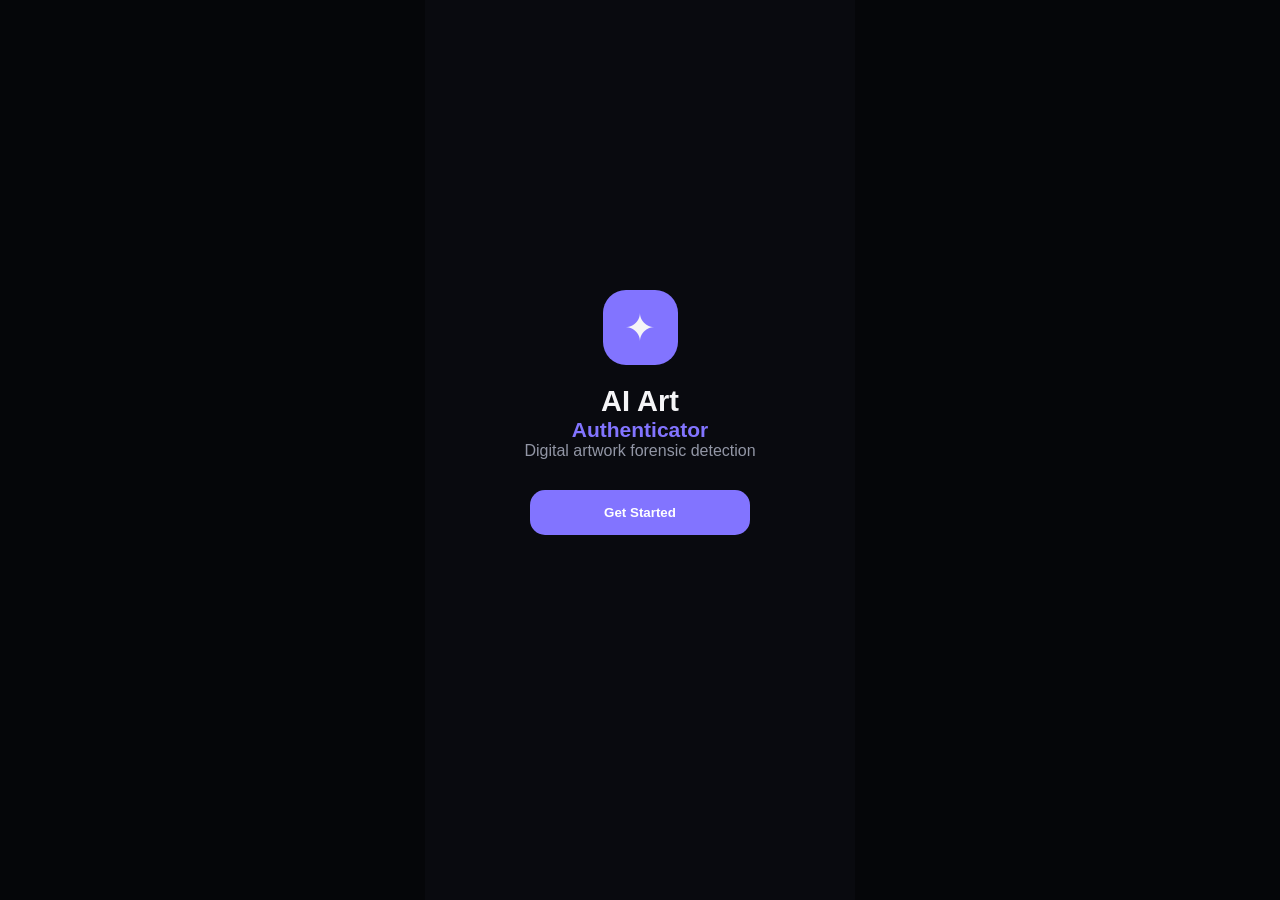
<file: index.html>
<!DOCTYPE html>
<html lang="en">
<head>
    <meta charset="UTF-8">
    <meta name="viewport" content="width=device-width, initial-scale=1.0">
    <title>AI Art Authenticator</title>
    <link rel="stylesheet" href="style.css">
</head>

<body>

<div class="app splash">

    <div class="logo">✦</div>

    <h1>AI Art</h1>
    <h2>Authenticator</h2>

    <p>Digital artwork forensic detection</p>

    <button onclick="location.href='login.html'">
        Get Started
    </button>

</div>

</body>
</html>
</file>
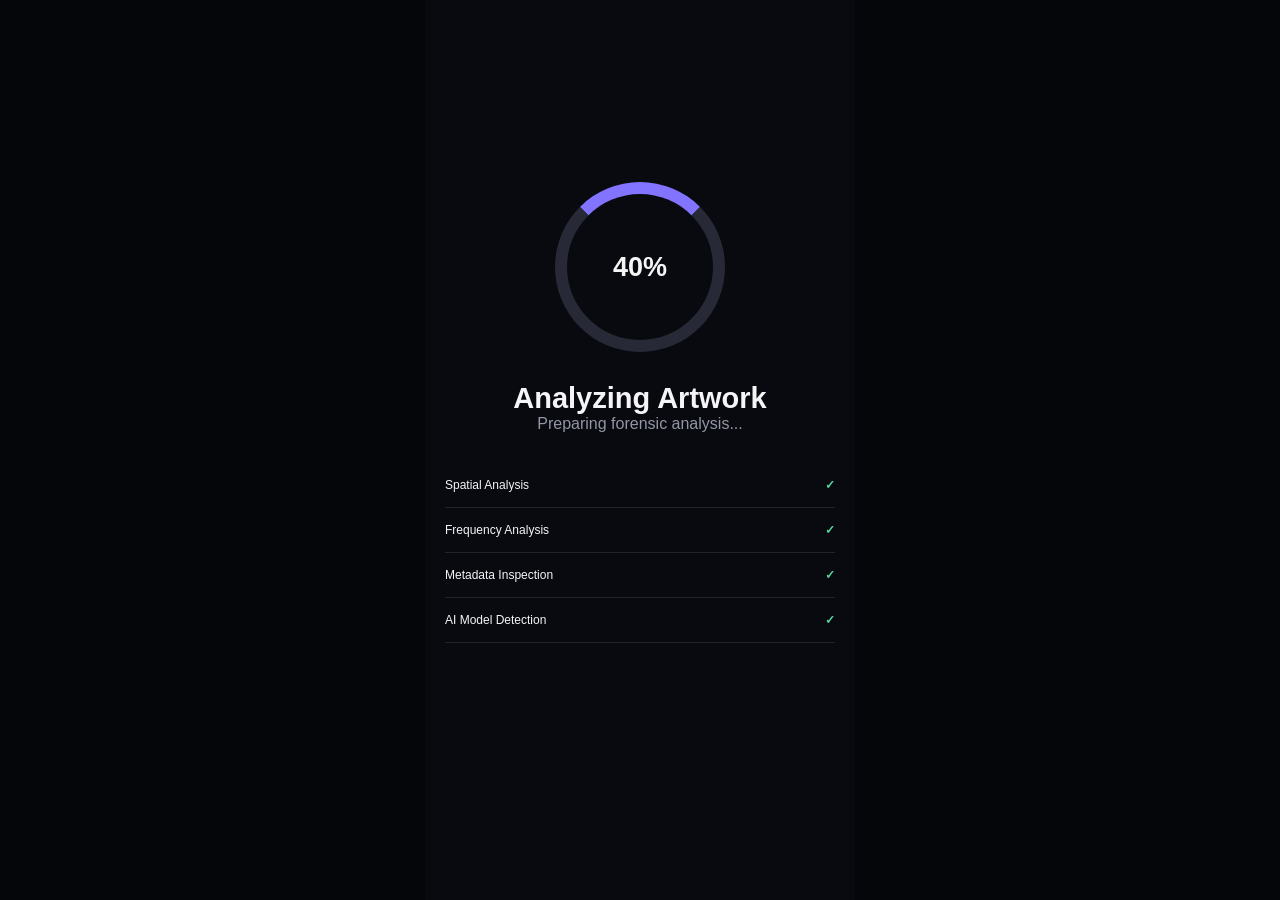
<file: analysis.html>
<!DOCTYPE html>
<html lang="en">
<head>
    <meta charset="UTF-8">
    <meta name="viewport" content="width=device-width, initial-scale=1.0">
    <title>Analysis</title>
    <link rel="stylesheet" href="style.css">
</head>

<body>

<div class="app center">

<div class="loader">
    <span id="percent">0%</span>
</div>

<h1>Analyzing Artwork</h1>

<p id="status">
    Preparing forensic analysis...
</p>

<div class="progress">

    <div>
        <span>Spatial Analysis</span>
        <b>✓</b>
    </div>

    <div>
        <span>Frequency Analysis</span>
        <b>✓</b>
    </div>

    <div>
        <span>Metadata Inspection</span>
        <b>✓</b>
    </div>

    <div>
        <span>AI Model Detection</span>
        <b>✓</b>
    </div>

</div>

</div>

<script>

let value = 0;

let timer = setInterval(() => {

    value += 5;

    document.getElementById("percent").innerText =
        value + "%";

    if (value >= 100) {

        clearInterval(timer);

        setTimeout(() => {
            location.href = "result.html";
        }, 500);
    }

}, 120);

</script>

</body>
</html>
</file>
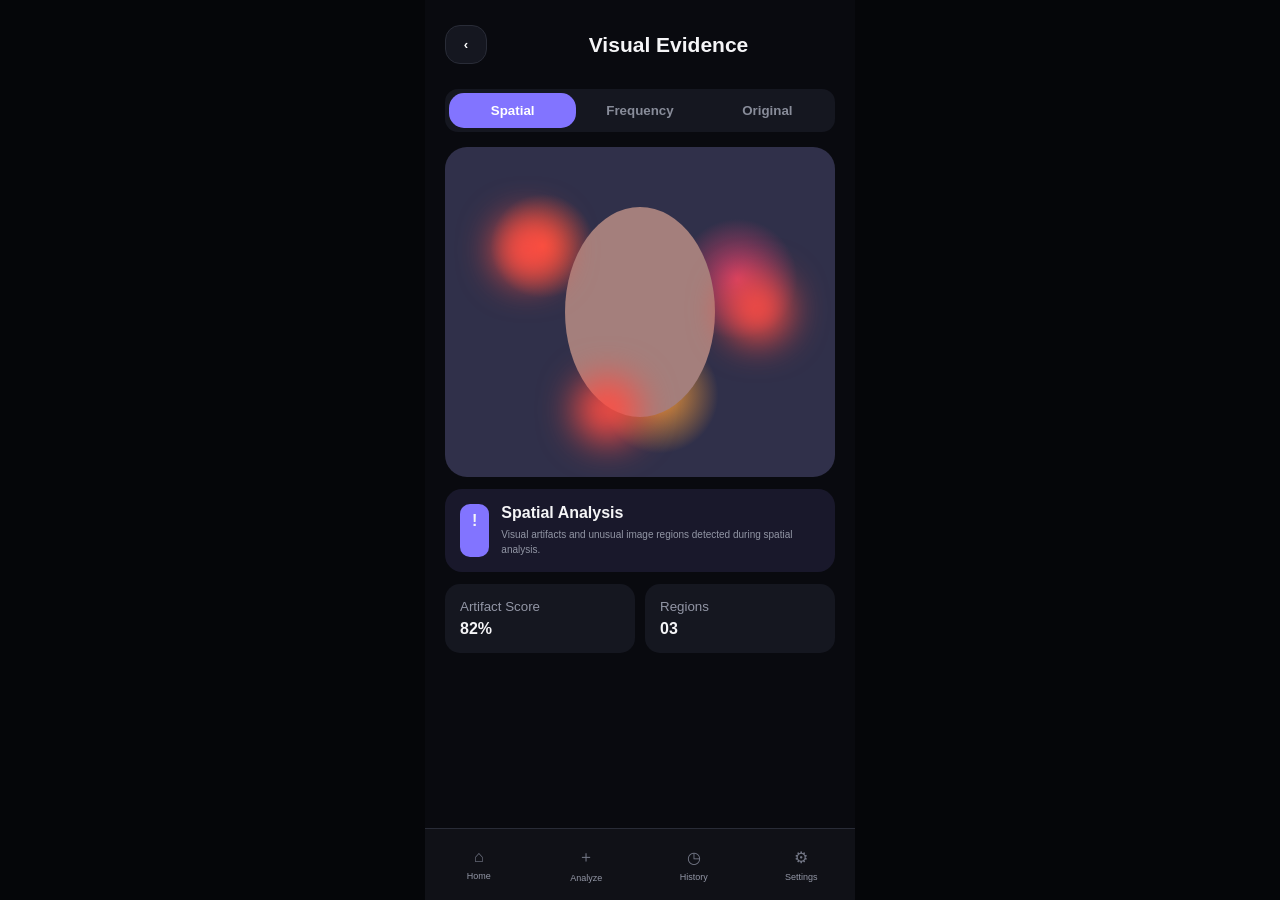
<file: evidence.html>
<!DOCTYPE html>
<html lang="en">

<head>
    <meta charset="UTF-8">
    <meta name="viewport" content="width=device-width, initial-scale=1.0">
    <title>Visual Evidence</title>
    <link rel="stylesheet" href="style.css">
</head>

<body>

<div class="app">

    <!-- Header -->
    <header class="page">

        <button class="icon" onclick="location.href='result.html'">
            ‹
        </button>

        <h2>Visual Evidence</h2>

    </header>


    <!-- Evidence Tabs -->
    <div class="tabs">

        <button class="selected" data-target="spatial">
            Spatial
        </button>

        <button data-target="frequency">
            Frequency
        </button>

        <button data-target="original">
            Original
        </button>

    </div>


    <!-- Spatial Evidence -->
    <div id="spatial" class="evidence-view">

        <div class="heatmap">

            <div class="face"></div>

            <div class="spot s1"></div>
            <div class="spot s2"></div>
            <div class="spot s3"></div>

        </div>

        <div class="explanation">

            <b>!</b>

            <div>
                <strong>Spatial Analysis</strong>

                <p>
                    Visual artifacts and unusual
                    image regions detected during
                    spatial analysis.
                </p>
            </div>

        </div>

        <div class="stats">

            <div>
                <small>Artifact Score</small>
                <b>82%</b>
            </div>

            <div>
                <small>Regions</small>
                <b>03</b>
            </div>

        </div>

    </div>


    <!-- Frequency Evidence -->
    <div id="frequency" class="evidence-view hidden">

        <div class="frequency-box">

            <div class="frequency-visual">

                <span></span>
                <span></span>
                <span></span>
                <span></span>
                <span></span>
                <span></span>
                <span></span>
                <span></span>

            </div>

            <h3>Frequency Analysis</h3>

            <p>
                Frequency-domain patterns and
                pixel-level inconsistencies detected
                in the artwork.
            </p>

        </div>

        <div class="explanation">

            <b>〽</b>

            <div>
                <strong>Frequency Signal</strong>

                <p>
                    The frequency representation
                    highlights unusual high-frequency
                    patterns that may indicate
                    synthetic image generation.
                </p>
            </div>

        </div>

        <div class="stats">

            <div>
                <small>Frequency Score</small>
                <b>76%</b>
            </div>

            <div>
                <small>Pattern Level</small>
                <b>High</b>
            </div>

        </div>

    </div>


    <!-- Original Artwork -->
    <div id="original" class="evidence-view hidden">

        <div class="original-box">

            <div class="original-placeholder">
                <span>IMG</span>
            </div>

            <h3>Original Artwork</h3>

            <p>
                Original uploaded artwork used
                for forensic analysis.
            </p>

        </div>

        <div class="explanation">

            <b>◎</b>

            <div>
                <strong>Original Image</strong>

                <p>
                    This view represents the original
                    artwork before forensic evidence
                    visualization.
                </p>
            </div>

        </div>

    </div>


    <!-- Bottom Navigation -->
    <nav>

        <a href="home.html">
            ⌂
            <small>Home</small>
        </a>

        <a href="scan.html">
            ＋
            <small>Analyze</small>
        </a>

        <a href="history.html">
            ◷
            <small>History</small>
        </a>

        <a href="settings.html">
            ⚙
            <small>Settings</small>
        </a>

    </nav>

</div>


<script>

    // Evidence Tabs

    const tabs = document.querySelectorAll(".tabs button");
    const views = document.querySelectorAll(".evidence-view");

    tabs.forEach(function(tab) {

        tab.addEventListener("click", function() {

            // Remove selected state
            tabs.forEach(function(button) {
                button.classList.remove("selected");
            });

            // Select clicked tab
            tab.classList.add("selected");

            // Hide all views
            views.forEach(function(view) {
                view.classList.add("hidden");
            });

            // Show selected view
            const target = document.getElementById(
                tab.getAttribute("data-target")
            );

            if (target) {
                target.classList.remove("hidden");
            }

        });

    });

</script>

</body>
</html>
</file>
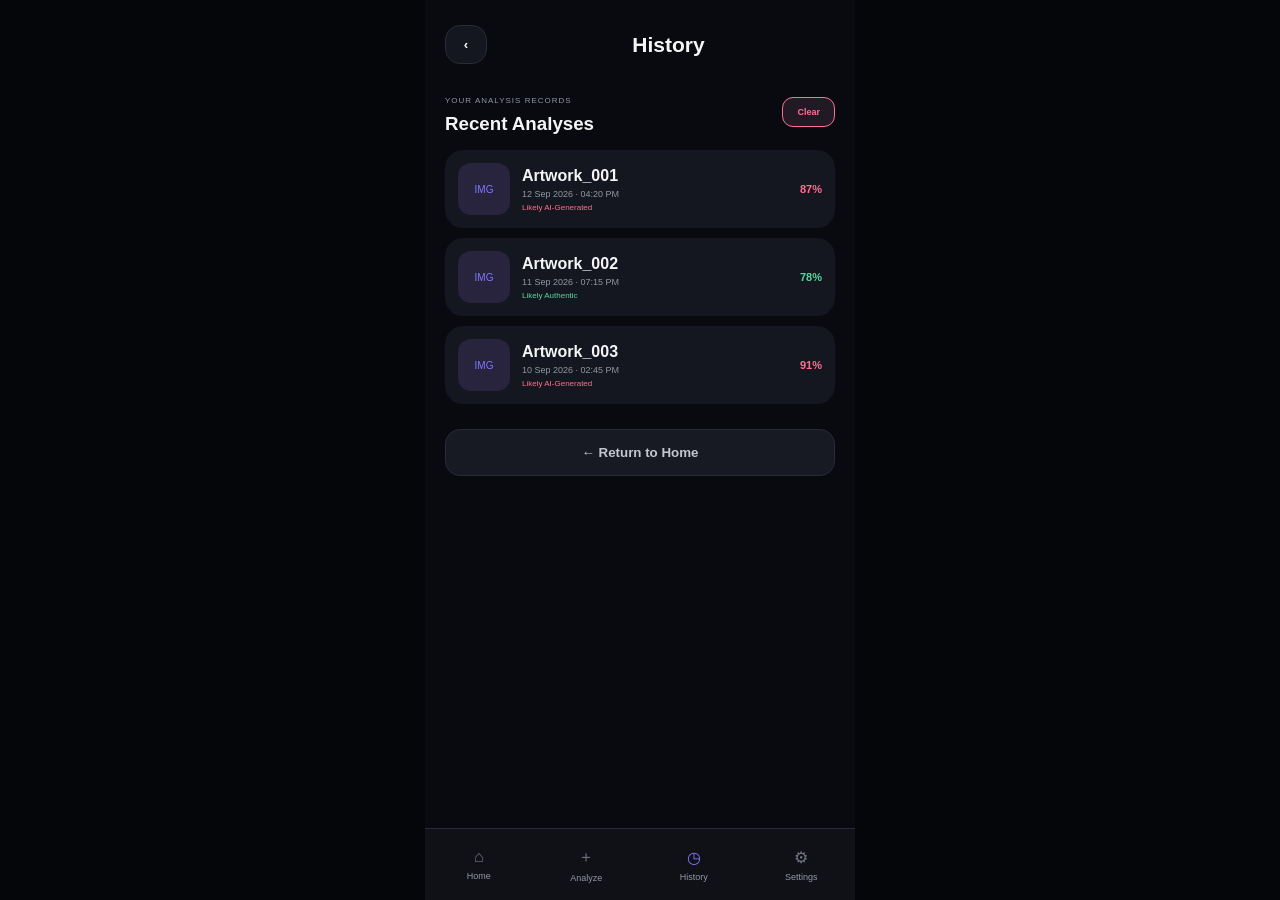
<file: history.html>
<!DOCTYPE html>
<html lang="en">

<head>
    <meta charset="UTF-8">
    <meta name="viewport" content="width=device-width, initial-scale=1.0">
    <title>History</title>
    <link rel="stylesheet" href="style.css">
</head>

<body>

<div class="app">

    <!-- Header -->
    <div class="page">

        <button class="icon" onclick="location.href='home.html'">
            ‹
        </button>

        <h2>History</h2>

    </div>


    <!-- History Header -->
    <div class="history-header">

        <div>
            <small>YOUR ANALYSIS RECORDS</small>
            <h3>Recent Analyses</h3>
        </div>

        <button class="clear-button" onclick="clearHistory()">
            Clear
        </button>

    </div>


    <!-- History List -->
    <div id="historyList" class="history">

        <div class="history-item">

            <div class="thumb">
                IMG
            </div>

            <div>

                <strong>Artwork_001</strong>

                <small>
                    12 Sep 2026 · 04:20 PM
                </small>

                <em>
                    Likely AI-Generated
                </em>

            </div>

            <b class="history-score">
                87%
            </b>

        </div>


        <div class="history-item">

            <div class="thumb">
                IMG
            </div>

            <div>

                <strong>Artwork_002</strong>

                <small>
                    11 Sep 2026 · 07:15 PM
                </small>

                <em class="real">
                    Likely Authentic
                </em>

            </div>

            <b class="history-score real-score">
                78%
            </b>

        </div>


        <div class="history-item">

            <div class="thumb">
                IMG
            </div>

            <div>

                <strong>Artwork_003</strong>

                <small>
                    10 Sep 2026 · 02:45 PM
                </small>

                <em>
                    Likely AI-Generated
                </em>

            </div>

            <b class="history-score">
                91%
            </b>

        </div>

    </div>


    <!-- Empty History Message -->
    <div id="emptyHistory" class="empty-history hidden">

        <div class="empty-icon">
            ◷
        </div>

        <h3>No Analysis History</h3>

        <p>
            Your analyzed artworks will appear here.
        </p>

        <button onclick="location.href='scan.html'">
            Analyze Artwork
        </button>

    </div>


    <!-- Return Home -->
    <button
        class="home-return"
        onclick="location.href='home.html'"
    >
        ← Return to Home
    </button>


    <!-- Bottom Navigation -->
    <nav>

        <a href="home.html">
            ⌂
            <small>Home</small>
        </a>

        <a href="scan.html">
            ＋
            <small>Analyze</small>
        </a>

        <a class="active" href="history.html">
            ◷
            <small>History</small>
        </a>

        <a href="settings.html">
            ⚙
            <small>Settings</small>
        </a>

    </nav>

</div>


<script>

    function clearHistory() {

        const historyList = document.getElementById("historyList");
        const emptyHistory = document.getElementById("emptyHistory");

        if (!historyList || !emptyHistory) {
            return;
        }

        const confirmClear = confirm(
            "Are you sure you want to clear your analysis history?"
        );

        if (!confirmClear) {
            return;
        }

        historyList.innerHTML = "";

        historyList.classList.add("hidden");
        emptyHistory.classList.remove("hidden");

    }

</script>

</body>
</html>
</file>
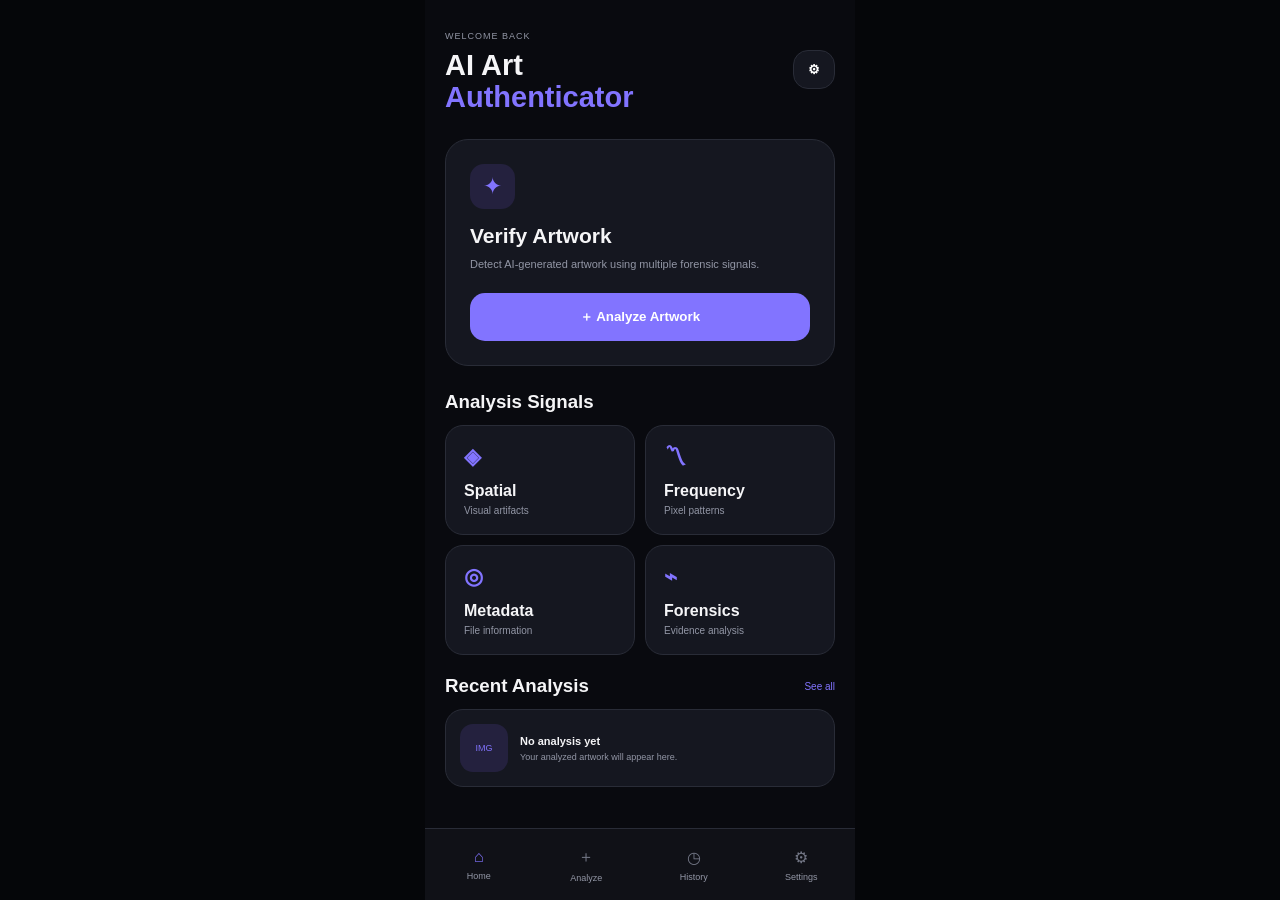
<file: home.html>
<!DOCTYPE html>
<html lang="en">
<head>
    <meta charset="UTF-8">
    <meta name="viewport" content="width=device-width, initial-scale=1.0">
    <title>Home</title>
    <link rel="stylesheet" href="style.css">
</head>

<body>

<div class="app home-page">

    <header>
        <div>
            <small>WELCOME BACK</small>
            <h1>AI Art<br><span>Authenticator</span></h1>
        </div>

        <button class="icon">⚙</button>
    </header>

    <div class="hero">

        <div class="hero-icon">✦</div>

        <h2>Verify Artwork</h2>

        <p>
            Detect AI-generated artwork using
            multiple forensic signals.
        </p>

        <button onclick="location.href='scan.html'">
            ＋ Analyze Artwork
        </button>

    </div>

    <h3>Analysis Signals</h3>

    <div class="grid">

        <div class="card">
            <b>◈</b>
            <strong>Spatial</strong>
            <small>Visual artifacts</small>
        </div>

        <div class="card">
            <b>〽</b>
            <strong>Frequency</strong>
            <small>Pixel patterns</small>
        </div>

        <div class="card">
            <b>◎</b>
            <strong>Metadata</strong>
            <small>File information</small>
        </div>

        <div class="card">
            <b>⌁</b>
            <strong>Forensics</strong>
            <small>Evidence analysis</small>
        </div>

    </div>

    <div class="recent">
        <div class="section-title">
            <h3>Recent Analysis</h3>
            <a href="history.html">See all</a>
        </div>

        <div class="recent-card">
            <div class="recent-icon">IMG</div>

            <div>
                <strong>No analysis yet</strong>
                <small>Your analyzed artwork will appear here.</small>
            </div>
        </div>
    </div>

    <nav>
        <a class="active" href="home.html">
            ⌂
            <small>Home</small>
        </a>

        <a href="scan.html">
            ＋
            <small>Analyze</small>
        </a>

        <a href="history.html">
            ◷
            <small>History</small>
        </a>

        <a href="settings.html">
            ⚙
            <small>Settings</small>
        </a>
    </nav>

</div>

</body>
</html>
</file>
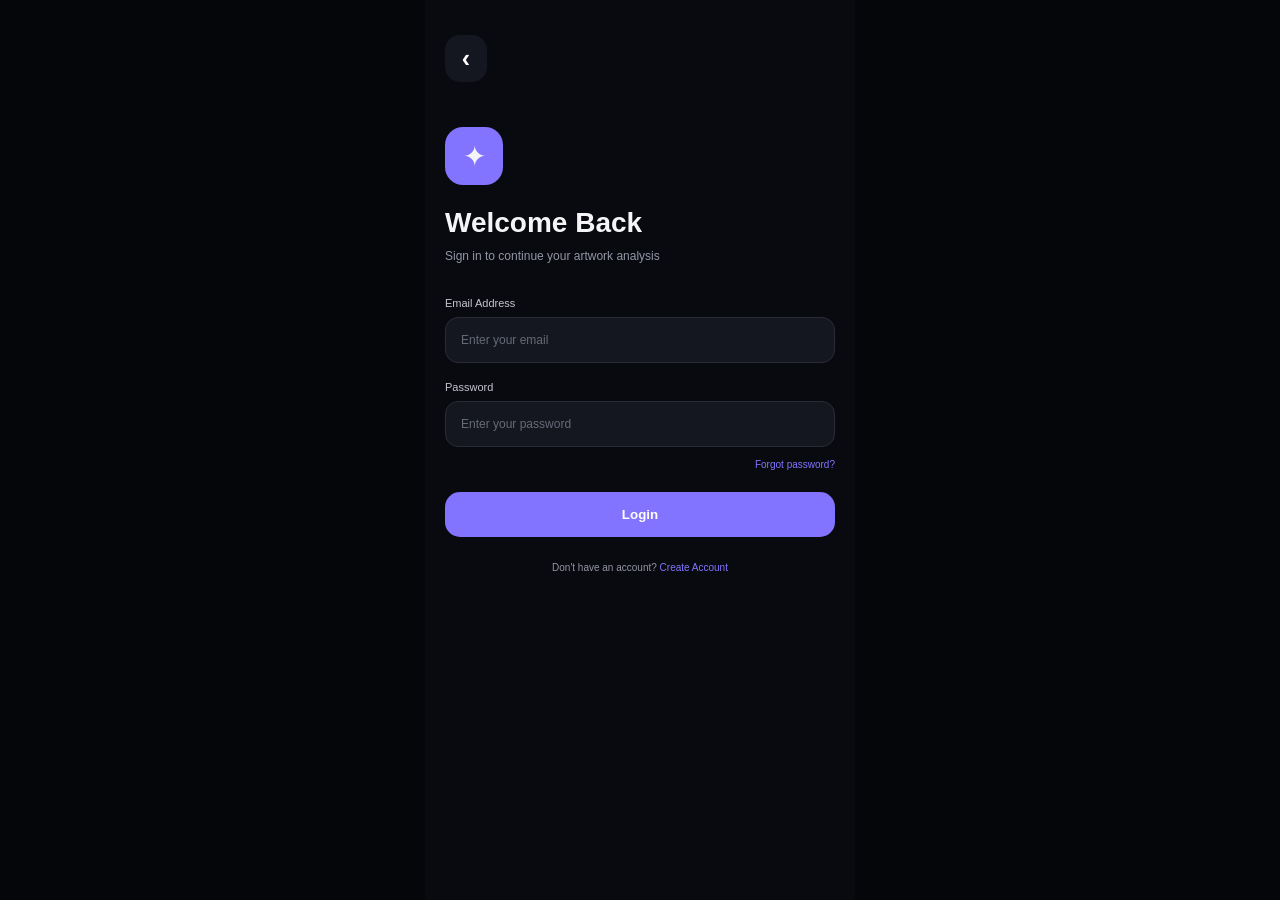
<file: login.html>
<!DOCTYPE html>
<html lang="en">
<head>
    <meta charset="UTF-8">
    <meta name="viewport" content="width=device-width, initial-scale=1.0">
    <title>Login</title>
    <link rel="stylesheet" href="style.css">
</head>

<body>

<div class="app login-page">

    <button class="back" onclick="location.href='index.html'">‹</button>

    <div class="login-logo">✦</div>

    <h1>Welcome Back</h1>
    <p class="login-text">
        Sign in to continue your artwork analysis
    </p>

    <form onsubmit="loginUser(event)">

        <label>Email Address</label>

        <input
            type="email"
            id="email"
            placeholder="Enter your email"
            required
        >

        <label>Password</label>

        <input
            type="password"
            id="password"
            placeholder="Enter your password"
            required
        >

        <div class="forgot">
            <span></span>
            <a href="#">Forgot password?</a>
        </div>

        <button type="submit">
            Login
        </button>

    </form>

    <p class="signup">
        Don't have an account?
        <a href="#">Create Account</a>
    </p>

</div>

<script>
function loginUser(event) {

    event.preventDefault();

    const email = document.getElementById("email").value;
    const password = document.getElementById("password").value;

    if (email && password) {
        localStorage.setItem("userEmail", email);
        location.href = "home.html";
    }
}
</script>

</body>
</html>
</file>
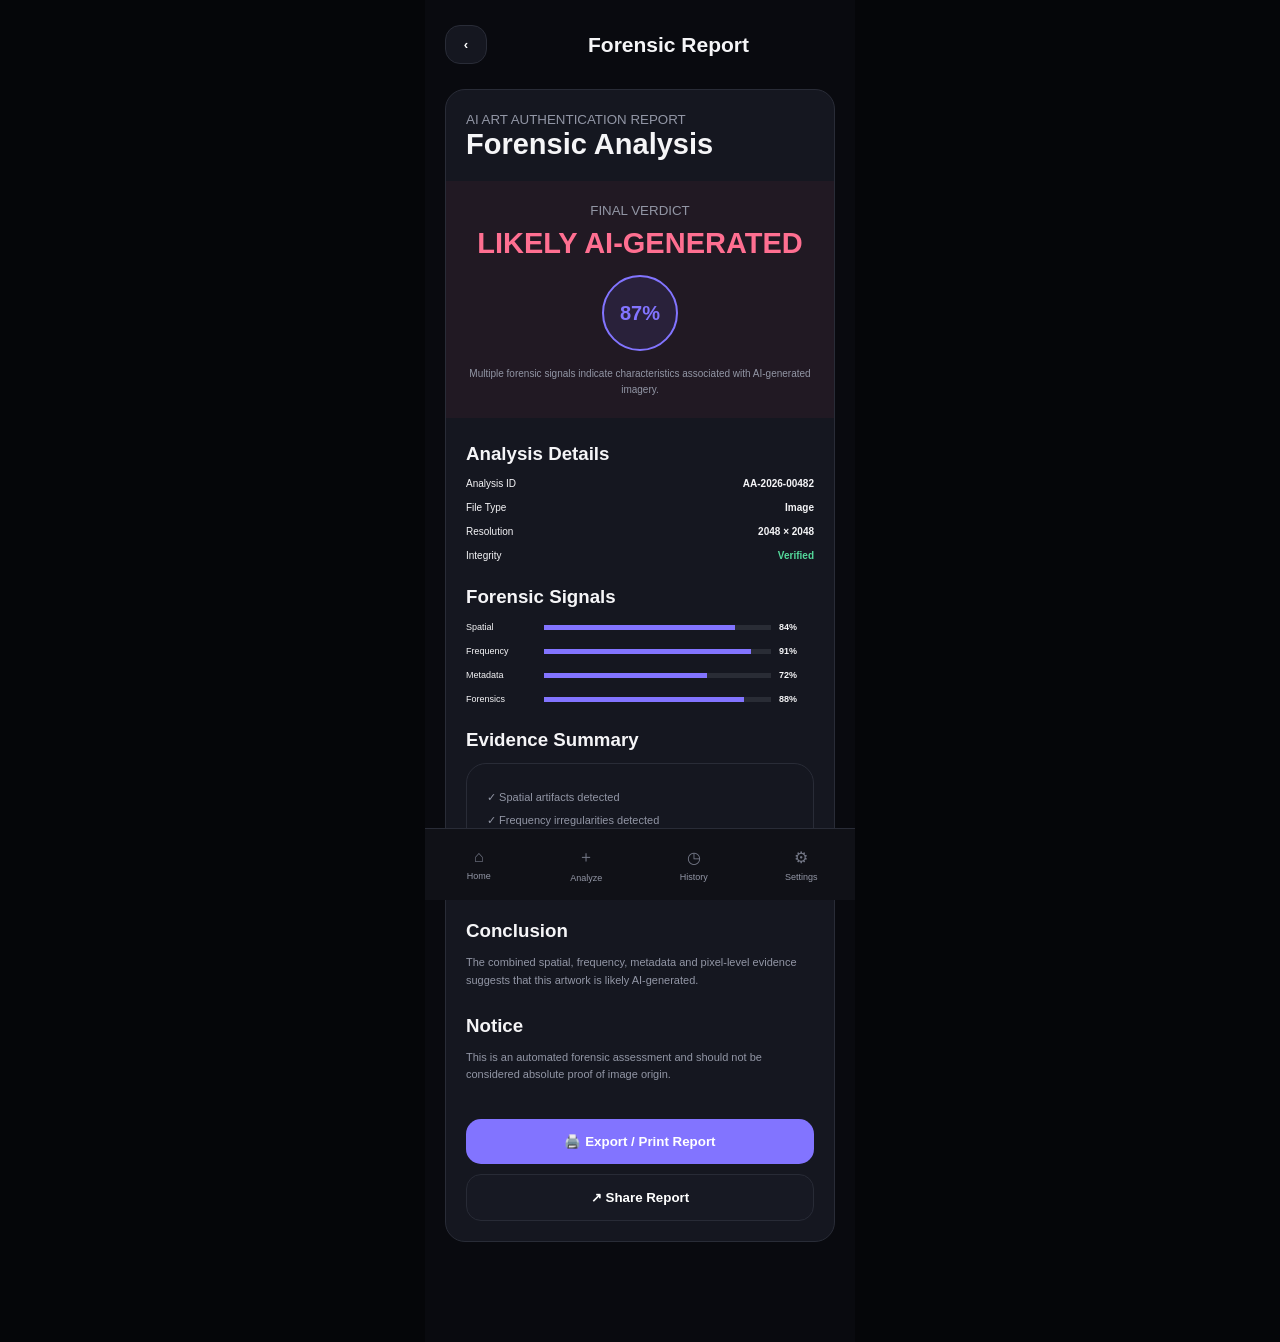
<file: report.html>
<!DOCTYPE html>
<html lang="en">

<head>
    <meta charset="UTF-8">
    <meta name="viewport" content="width=device-width, initial-scale=1.0">
    <title>Forensic Report</title>
    <link rel="stylesheet" href="style.css">
</head>

<body>

<div class="app">

    <div class="page">
        <button class="icon" onclick="location.href='result.html'">‹</button>
        <h2>Forensic Report</h2>
    </div>

    <div class="report">

        <small>AI ART AUTHENTICATION REPORT</small>
        <h1>Forensic Analysis</h1>

        <div class="report-verdict">
            <small>FINAL VERDICT</small>
            <h1>LIKELY AI-GENERATED</h1>
            <div class="report-confidence">87%</div>
            <p>
                Multiple forensic signals indicate
                characteristics associated with AI-generated imagery.
            </p>
        </div>

        <h3>Analysis Details</h3>

        <div class="row">
            <span>Analysis ID</span>
            <strong>AA-2026-00482</strong>
        </div>

        <div class="row">
            <span>File Type</span>
            <strong>Image</strong>
        </div>

        <div class="row">
            <span>Resolution</span>
            <strong>2048 × 2048</strong>
        </div>

        <div class="row">
            <span>Integrity</span>
            <strong class="status-good">Verified</strong>
        </div>

        <h3>Forensic Signals</h3>

        <div class="signal">
            <span>Spatial</span>
            <div><i style="width:84%"></i></div>
            <b>84%</b>
        </div>

        <div class="signal">
            <span>Frequency</span>
            <div><i style="width:91%"></i></div>
            <b>91%</b>
        </div>

        <div class="signal">
            <span>Metadata</span>
            <div><i style="width:72%"></i></div>
            <b>72%</b>
        </div>

        <div class="signal">
            <span>Forensics</span>
            <div><i style="width:88%"></i></div>
            <b>88%</b>
        </div>

        <h3>Evidence Summary</h3>

        <div class="report">
            <p>✓ Spatial artifacts detected</p>
            <p>✓ Frequency irregularities detected</p>
            <p>! Metadata anomaly detected</p>
            <p>✓ Pixel-level inconsistencies detected</p>
        </div>

        <h3>Conclusion</h3>

        <p>
            The combined spatial, frequency, metadata and
            pixel-level evidence suggests that this artwork
            is likely AI-generated.
        </p>

        <h3>Notice</h3>

        <p>
            This is an automated forensic assessment and
            should not be considered absolute proof of image origin.
        </p>

        <div class="report-actions">

            <button onclick="window.print()">
                🖨️ Export / Print Report
            </button>

            <button class="secondary" onclick="shareReport()">
                ↗ Share Report
            </button>

        </div>

    </div>

    <nav>
        <a href="home.html">⌂<small>Home</small></a>
        <a href="scan.html">＋<small>Analyze</small></a>
        <a href="history.html">◷<small>History</small></a>
        <a href="settings.html">⚙<small>Settings</small></a>
    </nav>

</div>

<script>
function shareReport() {

    if (navigator.share) {

        navigator.share({
            title: "AI Art Authentication Report",
            text: "Forensic analysis report from AI Art Authenticator."
        });

    } else {

        alert("Sharing is not supported on this browser.");

    }
}
</script>

</body>
</html>
</file>
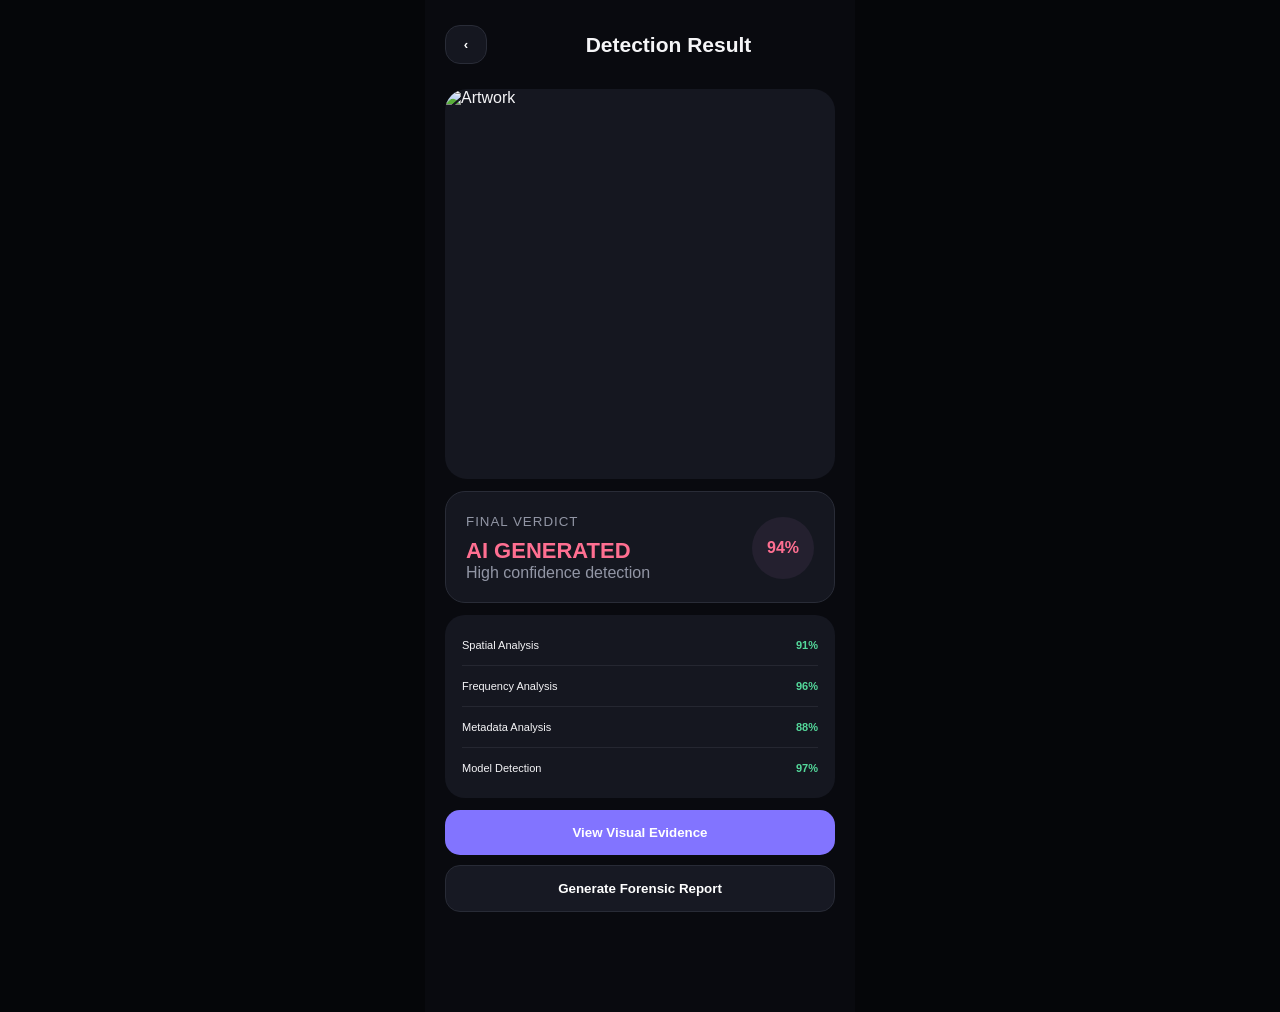
<file: result.html>
<!DOCTYPE html>
<html lang="en">
<head>
    <meta charset="UTF-8">
    <meta name="viewport" content="width=device-width, initial-scale=1.0">
    <title>Detection Result</title>
    <link rel="stylesheet" href="style.css">
</head>

<body>

<div class="app">

<header class="page">
    <button class="icon" onclick="location.href='home.html'">‹</button>
    <h2>Detection Result</h2>
</header>

<div class="result-image">
    <img id="resultImg" alt="Artwork">
</div>

<div class="verdict">

    <small>FINAL VERDICT</small>

    <h1>AI GENERATED</h1>

    <p>High confidence detection</p>

    <div class="confidence">
        94%
    </div>

</div>

<div class="card-list">

    <div>
        <span>Spatial Analysis</span>
        <b>91%</b>
    </div>

    <div>
        <span>Frequency Analysis</span>
        <b>96%</b>
    </div>

    <div>
        <span>Metadata Analysis</span>
        <b>88%</b>
    </div>

    <div>
        <span>Model Detection</span>
        <b>97%</b>
    </div>

</div>

<button onclick="location.href='evidence.html'">
    View Visual Evidence
</button>

<button class="secondary" onclick="location.href='report.html'">
    Generate Forensic Report
</button>

</div>

<script>
const image = localStorage.getItem("artwork");

if (image) {
    document.getElementById("resultImg").src = image;
}
</script>

</body>
</html>
</file>
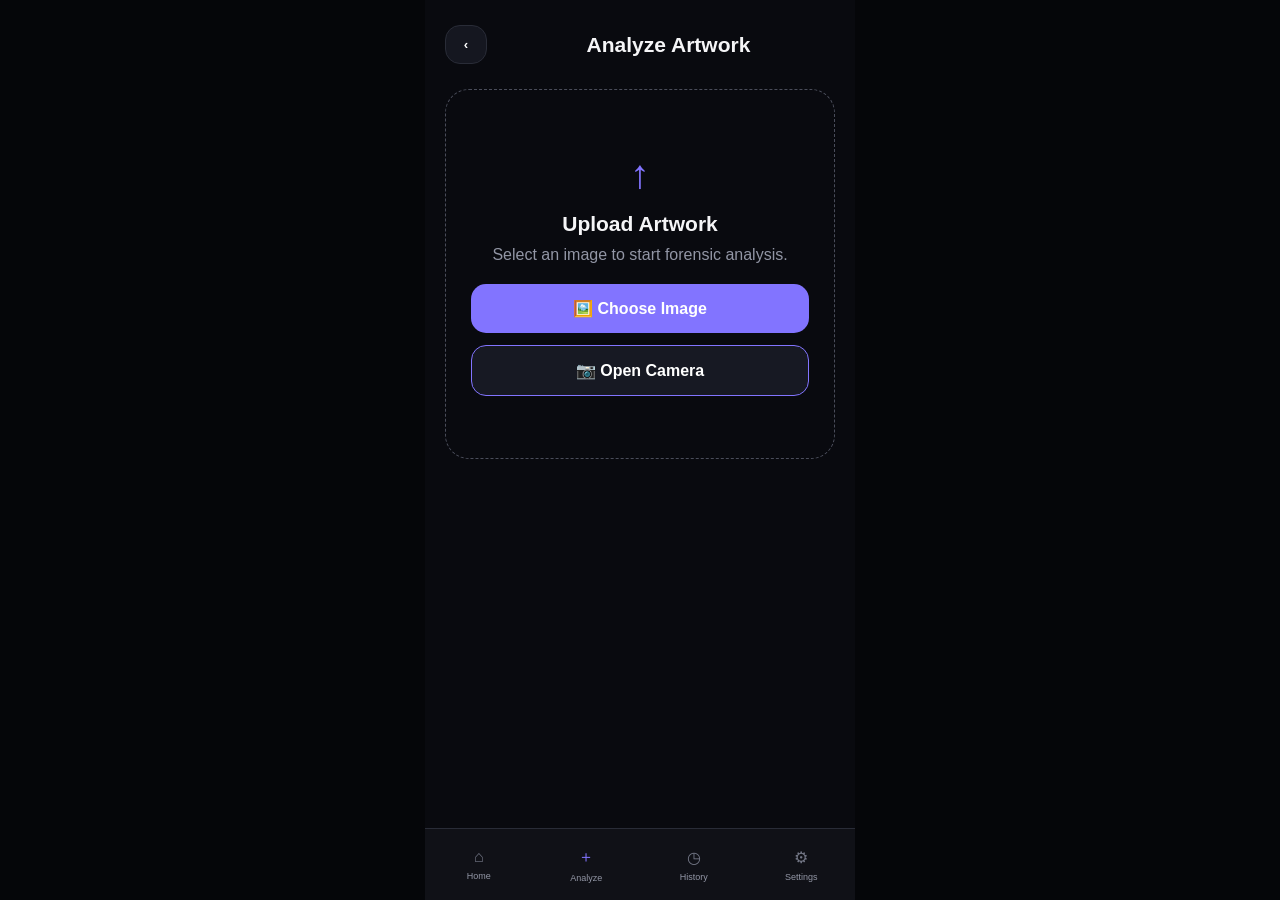
<file: scan.html>
<!DOCTYPE html>
<html lang="en">
<head>
    <meta charset="UTF-8">
    <meta name="viewport" content="width=device-width, initial-scale=1.0">
    <title>Analyze Artwork</title>
    <link rel="stylesheet" href="style.css">
</head>

<body>

<div class="app">

    <div class="page">
        <button class="icon" onclick="location.href='home.html'">‹</button>
        <h2>Analyze Artwork</h2>
    </div>

    <div class="upload">

        <div class="upload-icon">↑</div>

        <h2>Upload Artwork</h2>

        <p>Select an image to start forensic analysis.</p>

        <!-- Choose Image -->
        <label for="imageInput" class="button">
            🖼️ Choose Image
        </label>

        <input
            type="file"
            id="imageInput"
            accept="image/*"
        >

        <!-- Open Camera -->
        <label for="cameraInput" class="camera-button">
            📷 Open Camera
        </label>

        <input
            type="file"
            id="cameraInput"
            accept="image/*"
            capture="environment"
        >

    </div>

    <!-- Image Preview -->
    <div id="preview" class="preview hidden">

        <img id="previewImage" alt="Selected artwork">

        <button onclick="startAnalysis()">
            Analyze Artwork
        </button>

    </div>

    <!-- Bottom Navigation -->
    <nav>

        <a href="home.html">
            ⌂
            <small>Home</small>
        </a>

        <a class="active" href="scan.html">
            ＋
            <small>Analyze</small>
        </a>

        <a href="history.html">
            ◷
            <small>History</small>
        </a>

        <a href="settings.html">
            ⚙
            <small>Settings</small>
        </a>

    </nav>

</div>

<script src="script.js"></script>

</body>
</html>
</file>
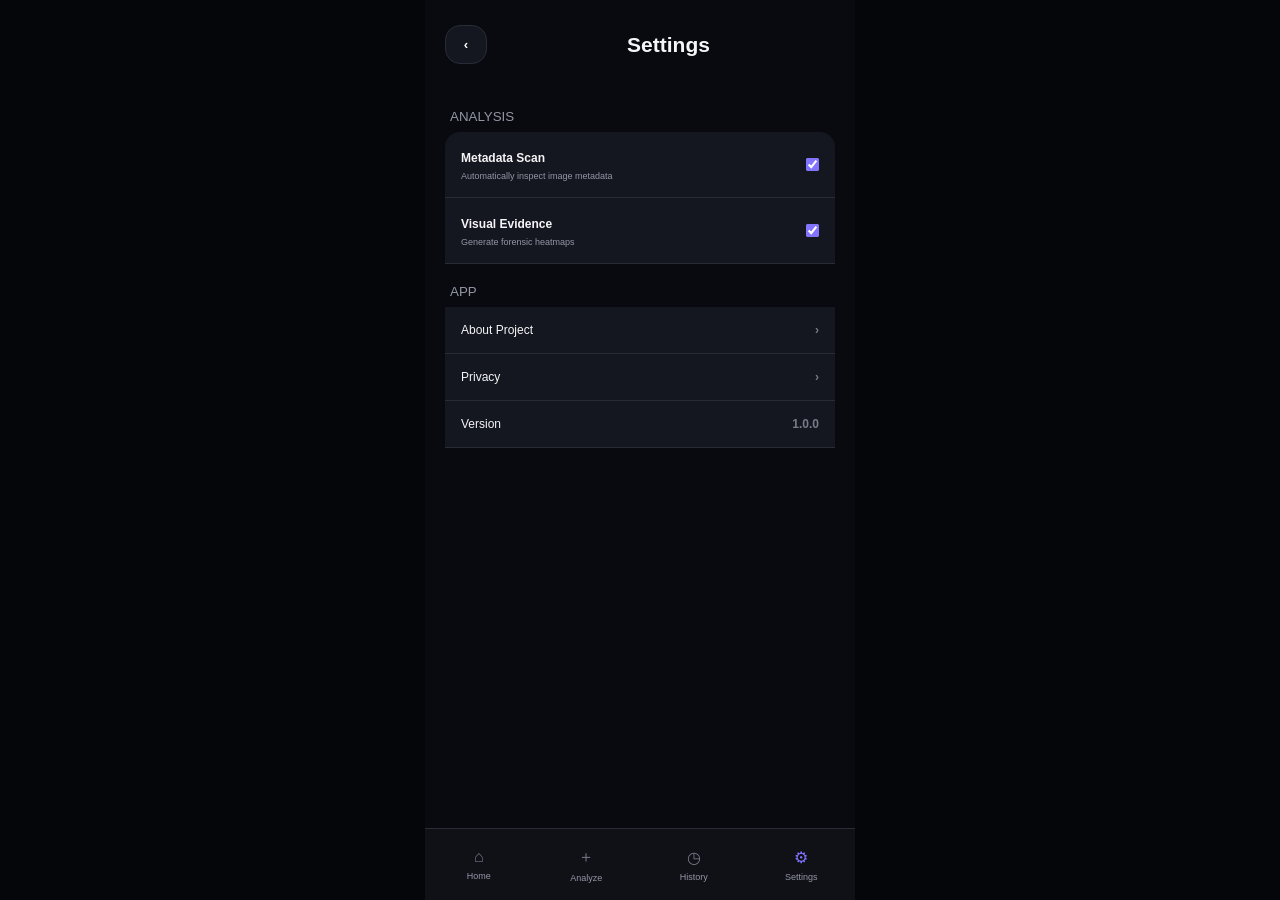
<file: settings.html>
<!DOCTYPE html>
<html lang="en">
<head>
    <meta charset="UTF-8">
    <meta name="viewport" content="width=device-width, initial-scale=1.0">
    <title>Settings</title>
    <link rel="stylesheet" href="style.css">
</head>

<body>

<div class="app">

<header class="page">
    <button class="icon" onclick="location.href='home.html'">‹</button>
    <h2>Settings</h2>
</header>

<div class="settings">

    <small>ANALYSIS</small>

    <div class="setting">
        <div>
            <strong>Metadata Scan</strong>
            <p>Automatically inspect image metadata</p>
        </div>

        <input type="checkbox" checked>
    </div>

    <div class="setting">
        <div>
            <strong>Visual Evidence</strong>
            <p>Generate forensic heatmaps</p>
        </div>

        <input type="checkbox" checked>
    </div>

    <small>APP</small>

    <div class="link">
        <span>About Project</span>
        <b>›</b>
    </div>

    <div class="link">
        <span>Privacy</span>
        <b>›</b>
    </div>

    <div class="link">
        <span>Version</span>
        <b>1.0.0</b>
    </div>

</div>

<nav>
    <a href="home.html">⌂<small>Home</small></a>
    <a href="scan.html">＋<small>Analyze</small></a>
    <a href="history.html">◷<small>History</small></a>
    <a class="active" href="settings.html">⚙<small>Settings</small></a>
</nav>

</div>

</body>
</html>
</file>
<file: style.css>
* {
    box-sizing: border-box;
    margin: 0;
    padding: 0;
}

body {
    background: #050609;
    color: #f5f5f7;
    font-family: Arial, sans-serif;
}

.app {
    width: 100%;
    max-width: 430px;
    min-height: 100vh;
    margin: auto;
    padding: 25px 20px 100px;
    background: #090a0f;
}

h1 {
    font-size: 29px;
}

h2 {
    font-size: 21px;
}

h3 {
    margin: 25px 0 12px;
}

p,
small {
    color: #9296a5;
}

button,
.button {
    border: 0;
    border-radius: 15px;
    padding: 15px;
    background: #8274ff;
    color: white;
    font-weight: bold;
    cursor: pointer;
    text-align: center;
}

button {
    width: 100%;
}

.secondary {
    margin-top: 10px;
    background: #171923;
    border: 1px solid #282b36;
}

.icon {
    width: 42px;
    padding: 11px;
    background: #151720;
    border: 1px solid #292c37;
}

.page {
    display: flex;
    align-items: center;
    gap: 15px;
    margin-bottom: 25px;
}

.page h2 {
    flex: 1;
    text-align: center;
}

/* Splash */

.app:has(.logo) {
    display: flex;
    flex-direction: column;
    justify-content: center;
    align-items: center;
    text-align: center;
}

.logo {
    width: 75px;
    height: 75px;
    border-radius: 23px;
    display: grid;
    place-items: center;
    background: #8274ff;
    font-size: 38px;
    margin-bottom: 20px;
}

.app:has(.logo) h2 {
    color: #8274ff;
}

.app:has(.logo) button {
    width: 220px;
    margin-top: 30px;
}

/* Home */

header {
    display: flex;
    justify-content: space-between;
    align-items: flex-start;
}

header span {
    color: #8274ff;
}

.hero {
    margin-top: 25px;
    padding: 24px;
    border-radius: 23px;
    background: #151720;
    border: 1px solid #292c37;
}

.hero-icon {
    width: 45px;
    height: 45px;
    display: grid;
    place-items: center;
    background: #24213e;
    border-radius: 14px;
    color: #8274ff;
    font-size: 23px;
    margin-bottom: 15px;
}

.hero p {
    line-height: 1.6;
    margin: 8px 0 20px;
}

.grid {
    display: grid;
    grid-template-columns: 1fr 1fr;
    gap: 10px;
}

.card {
    padding: 18px;
    border-radius: 18px;
    background: #151720;
    border: 1px solid #292c37;
}

.card b {
    display: block;
    color: #8274ff;
    font-size: 22px;
    margin-bottom: 12px;
}

.card strong,
.card small {
    display: block;
}

.card small {
    margin-top: 5px;
    font-size: 10px;
}

/* Navigation */

nav {
    position: fixed;
    bottom: 0;
    left: 50%;
    transform: translateX(-50%);
    width: 100%;
    max-width: 430px;
    height: 72px;
    display: grid;
    grid-template-columns: repeat(4, 1fr);
    background: #101117;
    border-top: 1px solid #292c37;
}

nav a {
    color: #737786;
    text-decoration: none;
    display: flex;
    flex-direction: column;
    align-items: center;
    justify-content: center;
    gap: 5px;
}

nav a.active {
    color: #8274ff;
}

nav small {
    font-size: 9px;
}

/* Upload */

.upload {
    min-height: 370px;
    border: 1px dashed #4a4d5a;
    border-radius: 24px;
    display: flex;
    flex-direction: column;
    align-items: center;
    justify-content: center;
    text-align: center;
    padding: 25px;
}

.upload-icon {
    font-size: 40px;
    color: #8274ff;
    margin-bottom: 15px;
}

.upload p {
    margin: 10px 0 20px;
}

.upload input {
    display: none;
}

.upload .button {
    width: 100%;
}

.upload span {
    margin-top: 18px;
    font-size: 10px;
    color: #686c79;
}

.preview {
    margin-top: 15px;
}

.preview img {
    width: 100%;
    max-height: 330px;
    object-fit: contain;
    border-radius: 18px;
    background: #111;
}

.preview button {
    margin-top: 12px;
}

.hidden {
    display: none;
}

/* Analysis */

.center {
    display: flex;
    flex-direction: column;
    align-items: center;
    justify-content: center;
    text-align: center;
}

.loader {
    width: 170px;
    height: 170px;
    border-radius: 50%;
    border: 12px solid #272936;
    border-top-color: #8274ff;
    display: grid;
    place-items: center;
    margin-bottom: 30px;
    animation: spin 1s linear infinite;
}

.loader span {
    animation: reverse;
    font-size: 27px;
    font-weight: bold;
}

@keyframes spin {
    to {
        transform: rotate(360deg);
    }
}

.progress {
    width: 100%;
    margin-top: 30px;
}

.progress div {
    display: flex;
    justify-content: space-between;
    padding: 15px 0;
    border-bottom: 1px solid #22242d;
    font-size: 12px;
}

.progress b {
    color: #54d99b;
}

/* Result */

.result-image {
    width: 100%;
    aspect-ratio: 1;
    background: #151720;
    border-radius: 22px;
    overflow: hidden;
}

.result-image img {
    width: 100%;
    height: 100%;
    object-fit: contain;
}

.verdict {
    margin-top: 12px;
    padding: 20px;
    border-radius: 20px;
    background: #151720;
    border: 1px solid #292c37;
    position: relative;
}

.verdict small {
    letter-spacing: 1px;
}

.verdict h1 {
    color: #ff6f91;
    font-size: 22px;
    margin-top: 8px;
}

.confidence {
    position: absolute;
    right: 20px;
    top: 25px;
    width: 62px;
    height: 62px;
    border-radius: 50%;
    display: grid;
    place-items: center;
    background: #24202f;
    color: #ff6f91;
    font-weight: bold;
}

.card-list {
    margin: 12px 0;
    padding: 10px 17px;
    background: #151720;
    border-radius: 20px;
}

.card-list div {
    display: flex;
    justify-content: space-between;
    padding: 14px 0;
    border-bottom: 1px solid #252731;
    font-size: 11px;
}

.card-list div:last-child {
    border: 0;
}

.card-list b {
    color: #54d99b;
}

/* Evidence */

.tabs {
    display: grid;
    grid-template-columns: repeat(3, 1fr);
    background: #151720;
    padding: 4px;
    border-radius: 13px;
    margin-bottom: 15px;
}

.tabs button {
    padding: 10px;
    background: transparent;
    color: #888c99;
}

.tabs .selected {
    background: #8274ff;
    color: white;
}

.heatmap {
    height: 330px;
    border-radius: 22px;
    position: relative;
    overflow: hidden;
    background:
        radial-gradient(circle at 25% 30%, #ed5138, transparent 14%),
        radial-gradient(circle at 75% 40%, #ca3e68, transparent 17%),
        radial-gradient(circle at 55% 75%, #ef9638, transparent 18%),
        #30304a;
}

.face {
    position: absolute;
    width: 150px;
    height: 210px;
    left: calc(50% - 75px);
    top: 60px;
    border-radius: 50%;
    background: #a47f7c;
}

.spot {
    position: absolute;
    width: 65px;
    height: 65px;
    border-radius: 50%;
    background: #ff4d43;
    filter: blur(18px);
}

.s1 { top: 70px; left: 50px; }
.s2 { top: 130px; right: 45px; }
.s3 { bottom: 35px; left: 130px; }

.explanation {
    display: flex;
    gap: 12px;
    margin-top: 12px;
    padding: 15px;
    border-radius: 17px;
    background: #19182b;
}

.explanation b {
    background: #8274ff;
    padding: 8px 12px;
    border-radius: 10px;
}

.explanation p {
    font-size: 10px;
    margin-top: 5px;
    line-height: 1.5;
}

.stats {
    display: grid;
    grid-template-columns: 1fr 1fr;
    gap: 10px;
    margin-top: 12px;
}

.stats div {
    padding: 15px;
    background: #151720;
    border-radius: 15px;
}

.stats small,
.stats b {
    display: block;
}

.stats b {
    margin-top: 6px;
}

/* Report */

.report {
    padding: 20px;
    background: #151720;
    border-radius: 20px;
    border: 1px solid #292c37;
}

.report > p {
    font-size: 11px;
    margin-top: 5px;
}

.report hr {
    border: 0;
    border-top: 1px solid #292c37;
    margin: 20px 0;
}

.row {
    display: flex;
    justify-content: space-between;
    margin-top: 13px;
    font-size: 10px;
}

.report-verdict {
    text-align: center;
    margin: 20px -20px;
    padding: 20px;
    background: #211923;
}

.report-verdict h1 {
    color: #ff6f91;
    margin: 8px 0;
}

.signal {
    display: grid;
    grid-template-columns: 70px 1fr 35px;
    gap: 8px;
    align-items: center;
    margin-top: 14px;
    font-size: 9px;
}

.signal div {
    height: 5px;
    background: #292c35;
}

.signal i {
    display: block;
    height: 100%;
    background: #8274ff;
}

/* History */

.history {
    display: flex;
    flex-direction: column;
    gap: 10px;
}

.history-item {
    display: flex;
    align-items: center;
    gap: 12px;
    padding: 13px;
    background: #151720;
    border-radius: 18px;
}

.thumb {
    width: 52px;
    height: 52px;
    display: grid;
    place-items: center;
    border-radius: 13px;
    background: #28243d;
    color: #8274ff;
    font-size: 10px;
}

.history-item div:nth-child(2) {
    flex: 1;
}

.history-item strong,
.history-item small,
.history-item em {
    display: block;
}

.history-item small {
    font-size: 9px;
    margin: 4px 0;
}

.history-item em {
    color: #ff6f91;
    font-size: 8px;
    font-style: normal;
}

.history-item em.real {
    color: #54d99b;
}

/* Settings */

.settings {
    display: flex;
    flex-direction: column;
    gap: 0;
}

.settings > small {
    margin: 20px 5px 8px;
}

.setting,
.link {
    padding: 16px;
    background: #151720;
    border-bottom: 1px solid #292c37;
    display: flex;
    justify-content: space-between;
    align-items: center;
}

.setting:first-of-type,
.link:first-of-type {
    border-radius: 15px 15px 0 0;
}

.setting strong {
    font-size: 12px;
}

.setting p {
    font-size: 9px;
    margin-top: 5px;
}

.setting input {
    accent-color: #8274ff;
}

.link {
    font-size: 12px;
}

.link b {
    color: #777b88;
}
/* Login */

.login-page {
    padding-top: 35px;
}

.back {
    width: 42px;
    padding: 9px;
    font-size: 25px;
    background: #151720;
    margin-bottom: 45px;
}

.login-logo {
    width: 58px;
    height: 58px;
    border-radius: 18px;
    background: #8274ff;
    display: grid;
    place-items: center;
    font-size: 28px;
    margin-bottom: 22px;
}

.login-page h1 {
    font-size: 28px;
}

.login-text {
    margin: 8px 0 32px;
    font-size: 12px;
    line-height: 1.5;
}

form label {
    display: block;
    margin: 18px 0 8px;
    font-size: 11px;
    color: #c4c6cf;
}

form input {
    width: 100%;
    padding: 15px;
    border-radius: 13px;
    border: 1px solid #292c37;
    outline: none;
    background: #151720;
    color: white;
    font-size: 12px;
}

form input:focus {
    border-color: #8274ff;
}

form input::placeholder {
    color: #666a77;
}

form button {
    margin-top: 22px;
}

.forgot {
    display: flex;
    justify-content: flex-end;
    margin-top: 12px;
}

.forgot a,
.signup a {
    color: #8274ff;
    text-decoration: none;
    font-size: 10px;
}

.signup {
    text-align: center;
    margin-top: 25px;
    font-size: 10px;
}
/* Home */

.home-page header {
    align-items: center;
}

.home-page header small {
    font-size: 9px;
    letter-spacing: 1px;
}

.home-page header h1 {
    margin-top: 7px;
    line-height: 1.1;
}

.home-page header h1 span {
    color: #8274ff;
}

.hero {
    margin-top: 25px;
}

.hero h2 {
    margin-bottom: 8px;
}

.hero p {
    font-size: 11px;
}

.recent {
    margin-top: 20px;
}

.section-title {
    display: flex;
    justify-content: space-between;
    align-items: center;
}

.section-title h3 {
    margin: 0;
}

.section-title a {
    color: #8274ff;
    font-size: 10px;
    text-decoration: none;
}

.recent-card {
    margin-top: 12px;
    padding: 14px;
    display: flex;
    align-items: center;
    gap: 12px;
    background: #151720;
    border: 1px solid #292c37;
    border-radius: 18px;
}

.recent-icon {
    width: 48px;
    height: 48px;
    border-radius: 13px;
    display: grid;
    place-items: center;
    background: #24213e;
    color: #8274ff;
    font-size: 9px;
}

.recent-card strong,
.recent-card small {
    display: block;
}

.recent-card strong {
    font-size: 11px;
}

.recent-card small {
    margin-top: 5px;
    font-size: 9px;
}
/* Camera Button */

.camera-button {
    width: 100%;
    margin-top: 12px;
    padding: 15px;
    border-radius: 15px;
    background: #171923;
    border: 1px solid #8274ff;
    color: white;
    font-weight: bold;
    text-align: center;
    cursor: pointer;
    display: block;
}

.camera-button:active {
    background: #24213e;
}

.upload label.button {
    display: block;
    width: 100%;
}

.upload input {
    display: none;
}
/* Camera Button */

.camera-button {
    width: 100%;
    margin-top: 12px;
    padding: 15px;
    border-radius: 15px;
    background: #171923;
    border: 1px solid #8274ff;
    color: white;
    font-weight: bold;
    text-align: center;
    cursor: pointer;
    display: block;
}

.camera-button:active {
    background: #24213e;
}

.upload label.button {
    display: block;
    width: 100%;
}

.upload input {
    display: none;
}
/* ==============================
   DETAILED FORENSIC REPORT
   ============================== */

.report-label {
    color: #8274ff;
    font-size: 9px;
    letter-spacing: 1.5px;
}

.report-title {
    margin-top: 8px;
    font-size: 25px;
}

.report > p {
    line-height: 1.6;
}

.status-good {
    color: #54d99b;
}

.report-confidence {
    width: 76px;
    height: 76px;
    margin: 15px auto;
    border-radius: 50%;
    display: grid;
    place-items: center;
    background: #29213a;
    border: 2px solid #8274ff;
    color: #8274ff;
    font-size: 20px;
    font-weight: bold;
}

.report-verdict p {
    font-size: 10px;
    line-height: 1.6;
}

.report-description {
    font-size: 10px;
    line-height: 1.5;
}

.detailed-signal {
    display: block;
    margin-top: 20px;
}

.signal-heading {
    display: flex;
    justify-content: space-between;
    align-items: center;
    font-size: 11px;
    margin-bottom: 8px;
}

.signal-heading b {
    color: #8274ff;
}

.signal-bar {
    width: 100%;
    height: 7px;
    background: #292c35;
    border-radius: 10px;
    overflow: hidden;
}

.signal-bar i {
    display: block;
    height: 100%;
    background: #8274ff;
    border-radius: 10px;
}

.detailed-signal > small {
    display: block;
    margin-top: 8px;
    line-height: 1.5;
    font-size: 9px;
}

.evidence-summary {
    display: flex;
    flex-direction: column;
    gap: 10px;
}

.evidence-item {
    display: flex;
    align-items: flex-start;
    gap: 10px;
    padding: 13px;
    background: #191a22;
    border-radius: 14px;
}

.evidence-icon {
    width: 25px;
    height: 25px;
    flex-shrink: 0;
    display: grid;
    place-items: center;
    border-radius: 8px;
    background: #29213a;
    color: #8274ff;
    font-size: 11px;
}

.evidence-item strong,
.evidence-item small {
    display: block;
}

.evidence-item strong {
    font-size: 10px;
}

.evidence-item small {
    margin-top: 4px;
    font-size: 8px;
    line-height: 1.4;
}

.risk-list {
    background: #191a22;
    border-radius: 15px;
    padding: 5px 14px;
}

.risk-item {
    display: flex;
    justify-content: space-between;
    align-items: center;
    padding: 13px 0;
    border-bottom: 1px solid #292c37;
    font-size: 9px;
}

.risk-item:last-child {
    border-bottom: 0;
}

.risk-item b {
    color: #ff6f91;
    font-size: 8px;
}

.risk-item b.safe {
    color: #54d99b;
}

.technical-box {
    display: flex;
    flex-direction: column;
    gap: 0;
    background: #191a22;
    border-radius: 15px;
    padding: 4px 14px;
}

.technical-box div {
    padding: 13px 0;
    border-bottom: 1px solid #292c37;
}

.technical-box div:last-child {
    border-bottom: 0;
}

.technical-box small,
.technical-box strong {
    display: block;
}

.technical-box small {
    font-size: 8px;
}

.technical-box strong {
    margin-top: 4px;
    font-size: 10px;
}

.conclusion {
    padding: 16px;
    background: #19182b;
    border-left: 3px solid #8274ff;
    border-radius: 12px;
}

.conclusion p {
    font-size: 10px;
    line-height: 1.6;
    margin-bottom: 10px;
}

.conclusion p:last-child {
    margin-bottom: 0;
}

.disclaimer {
    padding: 15px;
    background: #171820;
    border-radius: 13px;
}

.disclaimer p {
    font-size: 9px;
    line-height: 1.6;
    margin-bottom: 8px;
}

.disclaimer p:last-child {
    margin-bottom: 0;
}

.report-actions {
    margin-top: 25px;
}

.report-actions button {
    margin-top: 10px;
}
/* ==============================
   HISTORY PAGE
   ============================== */

.history-header {
    display: flex;
    justify-content: space-between;
    align-items: center;
    margin: 10px 0 15px;
}

.history-header small {
    font-size: 8px;
    letter-spacing: 1px;
}

.history-header h3 {
    margin: 6px 0 0;
}

.clear-button {
    width: auto;
    padding: 9px 14px;
    background: #211923;
    border: 1px solid #ff6f91;
    color: #ff6f91;
    border-radius: 11px;
    font-size: 9px;
}

.clear-button:active {
    background: #321e28;
}

.history-score {
    color: #ff6f91;
    font-size: 11px;
}

.real-score {
    color: #54d99b;
}

.empty-history {
    text-align: center;
    padding: 55px 20px;
}

.empty-icon {
    width: 65px;
    height: 65px;
    margin: 0 auto 18px;
    border-radius: 20px;
    display: grid;
    place-items: center;
    background: #24213e;
    color: #8274ff;
    font-size: 28px;
}

.empty-history h3 {
    margin: 0 0 8px;
}

.empty-history p {
    font-size: 10px;
    line-height: 1.5;
    margin-bottom: 20px;
}

.empty-history button {
    margin: auto;
    max-width: 220px;
}

.home-return {
    margin-top: 25px;
    background: #171923;
    border: 1px solid #292c37;
    color: #c4c6cf;
}

.home-return:active {
    background: #24213e;
}
</file>
